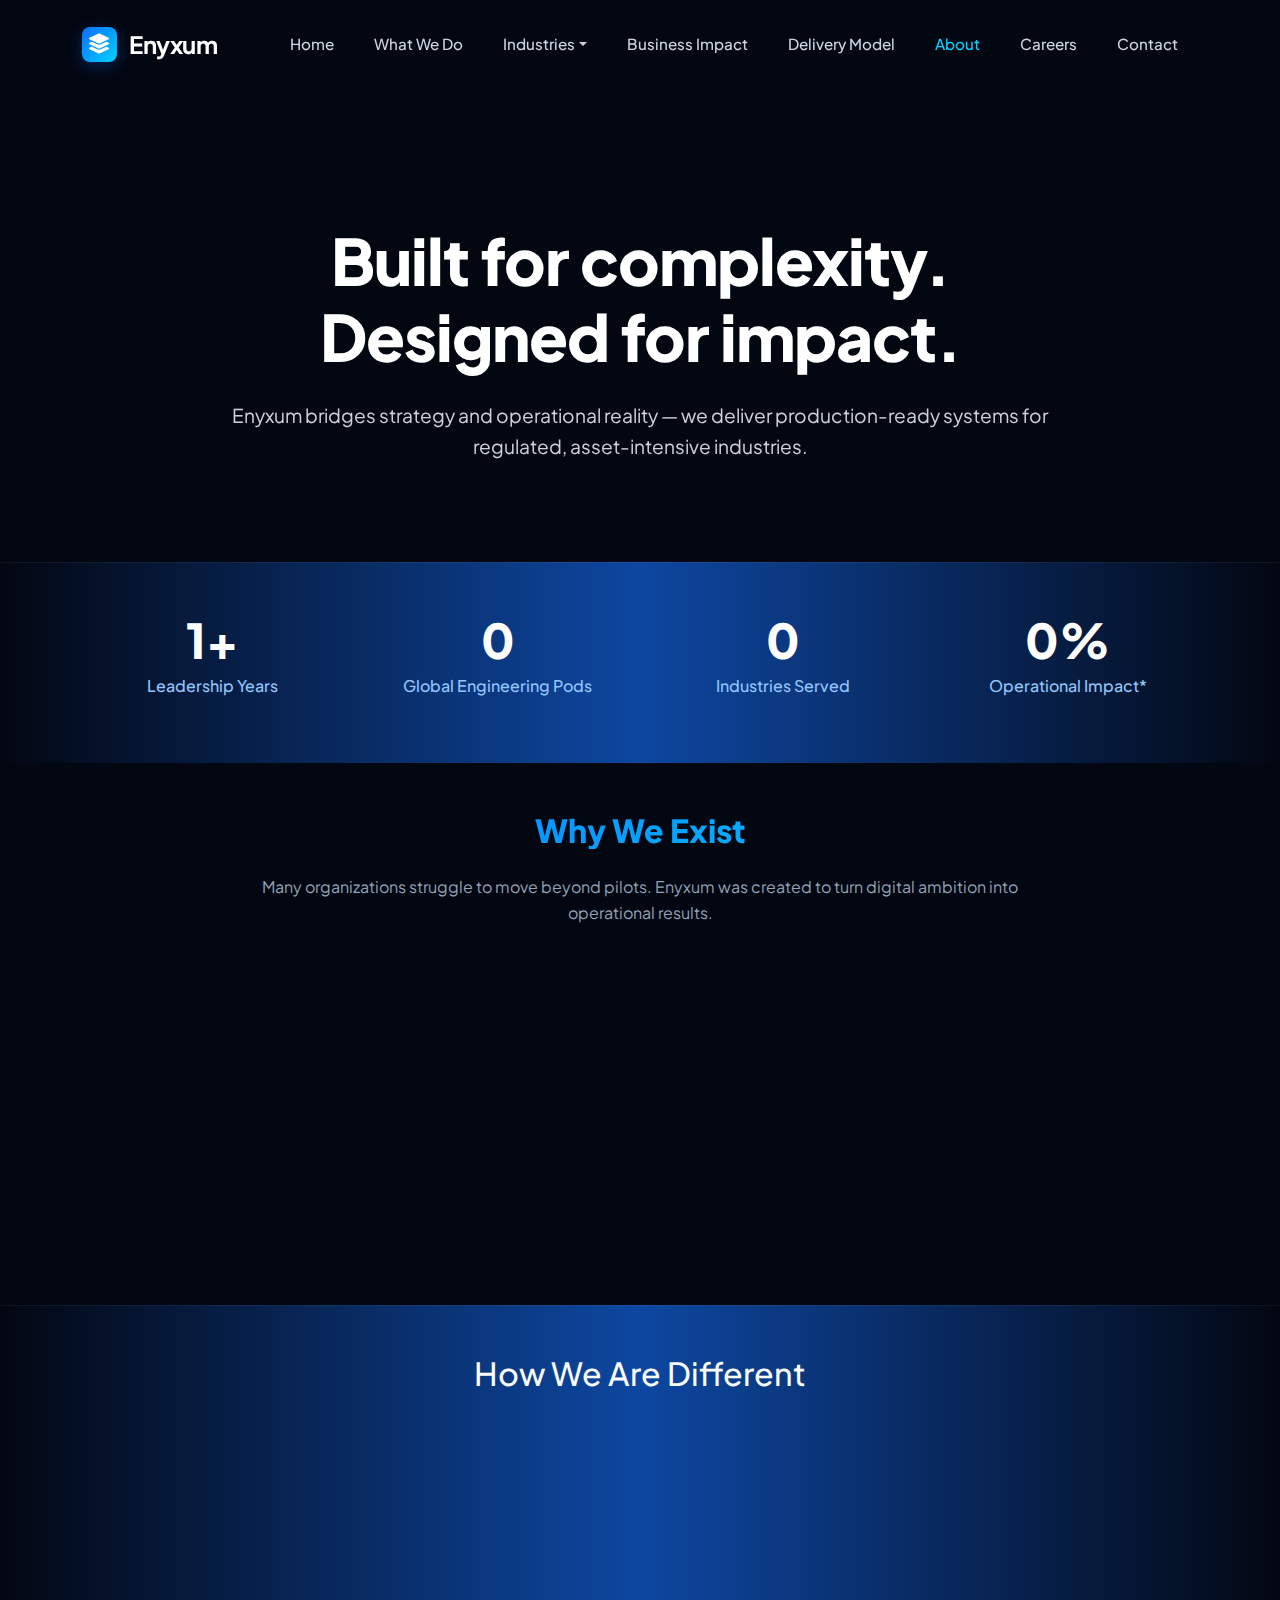
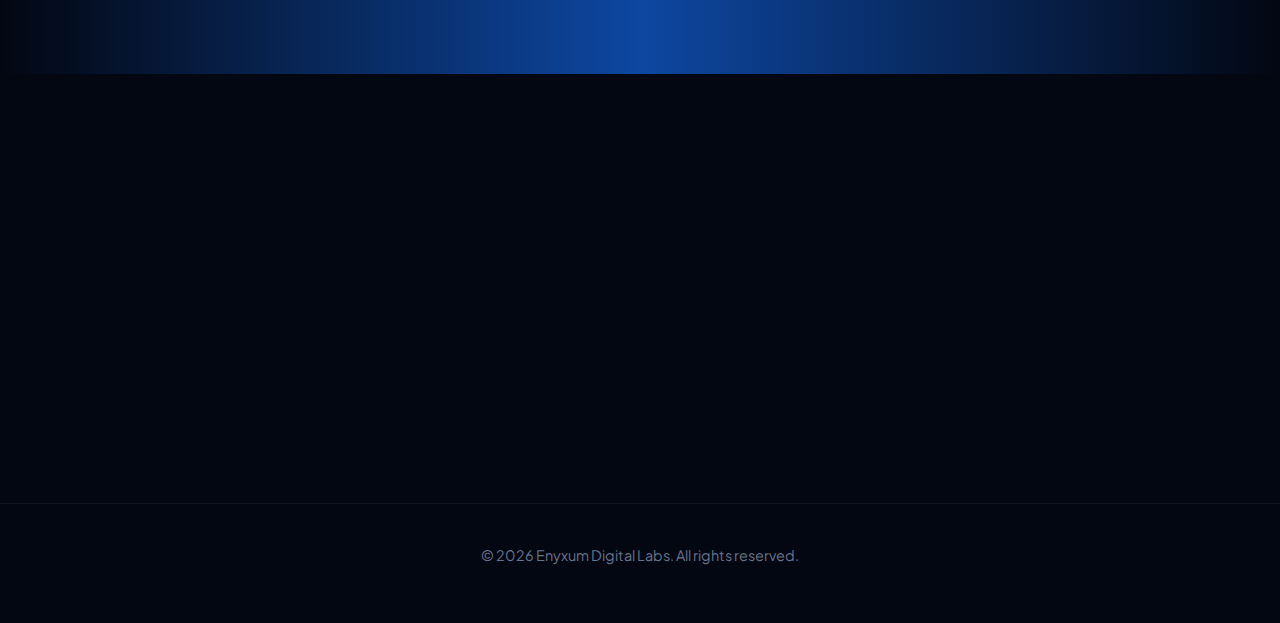
<file: about.html>
<!DOCTYPE html>
<html lang="en">
<head>
    <meta charset="UTF-8">
    <meta name="viewport" content="width=device-width, initial-scale=1.0">
    <title>About Us | Enyxum</title>
    <link href="https://cdn.jsdelivr.net/npm/bootstrap@5.3.0/dist/css/bootstrap.min.css" rel="stylesheet">
    <link rel="stylesheet" href="https://cdnjs.cloudflare.com/ajax/libs/font-awesome/6.4.0/css/all.min.css">
    <link href="https://fonts.googleapis.com/css2?family=Plus+Jakarta+Sans:wght@300;400;600;700&display=swap" rel="stylesheet">
    <link rel="stylesheet" href="style.css">
</head>
<body class="about-page">

    <nav class="navbar navbar-expand-lg fixed-top" id="mainNav">
        <div class="container">
            <a class="navbar-brand d-flex align-items-center" href="#">
                <div class="logo-box">
                    <i class="fa-solid fa-layer-group text-white"></i>
                </div>
                <span class="brand-name">Enyxum</span>
            </a>
            
            <button class="navbar-toggler" type="button" data-bs-toggle="collapse" data-bs-target="#navbarNav">
                <span class="navbar-toggler-icon"></span>
            </button>
            
            <div class="collapse navbar-collapse justify-content-end" id="navbarNav">
                <ul class="navbar-nav">
                    <li class="nav-item"><a class="nav-link" href="index.html">Home</a></li>
                    <li class="nav-item"><a class="nav-link" href="index.html#what-we-do">What We Do</a></li>
                    <li class="nav-item dropdown">
                        <a class="nav-link dropdown-toggle" href="#" role="button" data-bs-toggle="dropdown">Industries</a>
                        <ul class="dropdown-menu">
                          <li><a class="dropdown-item" href="industries.html">Logistics & Supply Chain</a></li>
                          <li><a class="dropdown-item" href="industries.html">Aviation & Aerospace</a></li>
                          <li><a class="dropdown-item" href="industries.html">Automotive & EV</a></li>
                          <li><a class="dropdown-item" href="industries.html">High-Tech & Electronics</a></li>
                          <li><a class="dropdown-item" href="industries.html">Banking & Insurance</a></li>
                          <li><a class="dropdown-item" href="industries.html">Consumer Goods & Retail</a></li>
                          <li><a class="dropdown-item" href="industries.html">Energy & Utilities</a></li>
                          <li><a class="dropdown-item" href="industries.html">Government & Infrastructure</a></li>
                        </ul>
                    </li>
                    <li class="nav-item"><a class="nav-link" href="index.html#impact">Business Impact</a></li>
                    <li class="nav-item"><a class="nav-link" href="index.html#delivery">Delivery Model</a></li>
                    <li class="nav-item"><a class="nav-link active" href="#">About</a></li>
                    <li class="nav-item"><a class="nav-link" href="careers.html">Careers</a></li>
                    <li class="nav-item"><a class="nav-link" href="contact.html">Contact</a></li>
                </ul>
            </div>
        </div>
    </nav>

    <header class="about-hero">
        <div class="container text-center">
            <span class="about-badge mb-3"><i class="fas fa-flag-netherlands me-2"></i> </span>
            <h1 class="hero-title mt-3">Built for complexity.<br>Designed for impact.</h1>
            <p class="hero-subtitle mx-auto" style="max-width: 900px;">
                Enyxum bridges strategy and operational reality — we deliver production-ready systems for regulated, asset-intensive industries.
            </p>
        </div>
    </header>

    <section class="stats-bar py-5">
        <div class="container">
            <div class="row text-center">
                <div class="col-md-3">
                    <h2 class="stat-number"><span id="counterYears">1</span>+</h2>
                    <p class="stat-text">Leadership Years</p>
                </div>
                <div class="col-md-3">
                    <h2 class="stat-number"><span id="counterPods">0</span></h2>
                    <p class="stat-text">Global Engineering Pods</p>
                </div>
                <div class="col-md-3">
                    <h2 class="stat-number"><span id="counterIndustries">0</span></h2>
                    <p class="stat-text">Industries Served</p>
                </div>
                <div class="col-md-3">
                    <h2 class="stat-number"><span id="counterImpact">0</span>%</h2>
                    <p class="stat-text">Operational Impact*</p>
                </div>
            </div>
        </div>
    </section>

    <section class="philosophy-section py-5">
        <div class="container">
            <div class="text-center mb-5">
                <h2 class="section-title">Why We Exist</h2>
                <p class="text-gray mx-auto" style="max-width: 800px;">
                    Many organizations struggle to move beyond pilots. Enyxum was created to turn digital ambition into operational results.
                </p>
            </div>
            <div class="row g-4">
                <div class="col-md-6 col-lg-3">
                    <div class="pillar-card h-100">
                        <i class="fas fa-cogs fa-2x text-accent mb-3"></i>
                        <h6>Operational Reality over Theory</h6>
                        <p class="small text-gray">Solutions work within legacy systems, physical assets, and human workflows.</p>
                    </div>
                </div>
                <div class="col-md-6 col-lg-3">
                    <div class="pillar-card h-100">
                        <i class="fas fa-chart-line fa-2x text-accent mb-3"></i>
                        <h6>Business Outcomes over Tech</h6>
                        <p class="small text-gray">Every initiative is tied to measurable efficiency or risk reduction.</p>
                    </div>
                </div>
                <div class="col-md-6 col-lg-3">
                    <div class="pillar-card h-100">
                        <i class="fas fa-clock fa-2x text-accent mb-3"></i>
                        <h6>Long-term Value</h6>
                        <p class="small text-gray">We build platforms that evolve with your business — no one-off implementations.</p>
                    </div>
                </div>
                <div class="col-md-6 col-lg-3">
                    <div class="pillar-card h-100">
                        <i class="fas fa-globe-europe fa-2x text-accent mb-3"></i>
                        <h6>Local Leadership, Global Pods</h6>
                        <p class="small text-gray">NL-based governance + distributed engineering = scale & compliance.</p>
                    </div>
                </div>
            </div>
        </div>
    </section>

    <section class="diff-section py-5 stats-bar">
        <div class="container">
            <h2 class="text-center mb-5">How We Are Different</h2>
            <div class="row g-4">
                <div class="col-lg-4">
                    <div class="info-card h-100">
                        <h5 class="text-white mb-3">Classic Consultancies</h5>
                        <p class="small text-gray">Strategy and roadmaps are delivered, but execution is often handed off. Ambition stalls at the high-level design phase.</p>
                    </div>
                </div>
                <div class="col-lg-4">
                    <div class="info-card h-100">
                        <h5 class="text-white mb-3">Pure Outsourcing</h5>
                        <p class="small text-gray">Task-focused delivery with minimal involvement in the business problem. Results in misaligned technology.</p>
                    </div>
                </div>
                <div class="col-lg-4">
                    <div class="info-card h-100 border-accent">
                        <h5 class="text-accent mb-3">The Enyxum Way</h5>
                        <p class="small text-white">We own the full chain from strategy through implementation and operational readiness. Production-ready and compliant.</p>
                    </div>
                </div>
            </div>
        </div>
    </section>

    <section class="py-5 mb-5 text-center">
        <div class="container">
            <div class="card-bg-glass p-5 mx-auto" style="max-width: 1000px; border-left: 8px solid var(--accent-blue);">
                <h2 class="mb-4">Our Ambition</h2>
                <blockquote class="blockquote">
                    <p class="h3 text-white">"Building industry platforms that scale across enterprises."</p>
                </blockquote>
                <p class="text-gray mt-4">
                    Beyond individual projects — we develop repeatable, industry-specific solution frameworks that become foundational to how industries operate.
                </p>
            </div>
        </div>
    </section>

    <footer class="main-footer">
        <div class="container text-center">
            <p id="copyright-year">&copy; 2026 Enyxum Digital Labs. All rights reserved.</p>
        </div>
    </footer>

    <script src="https://cdn.jsdelivr.net/npm/bootstrap@5.3.0/dist/js/bootstrap.bundle.min.js"></script>
    <script src="script.js"></script>
</body>
</html>
</file>
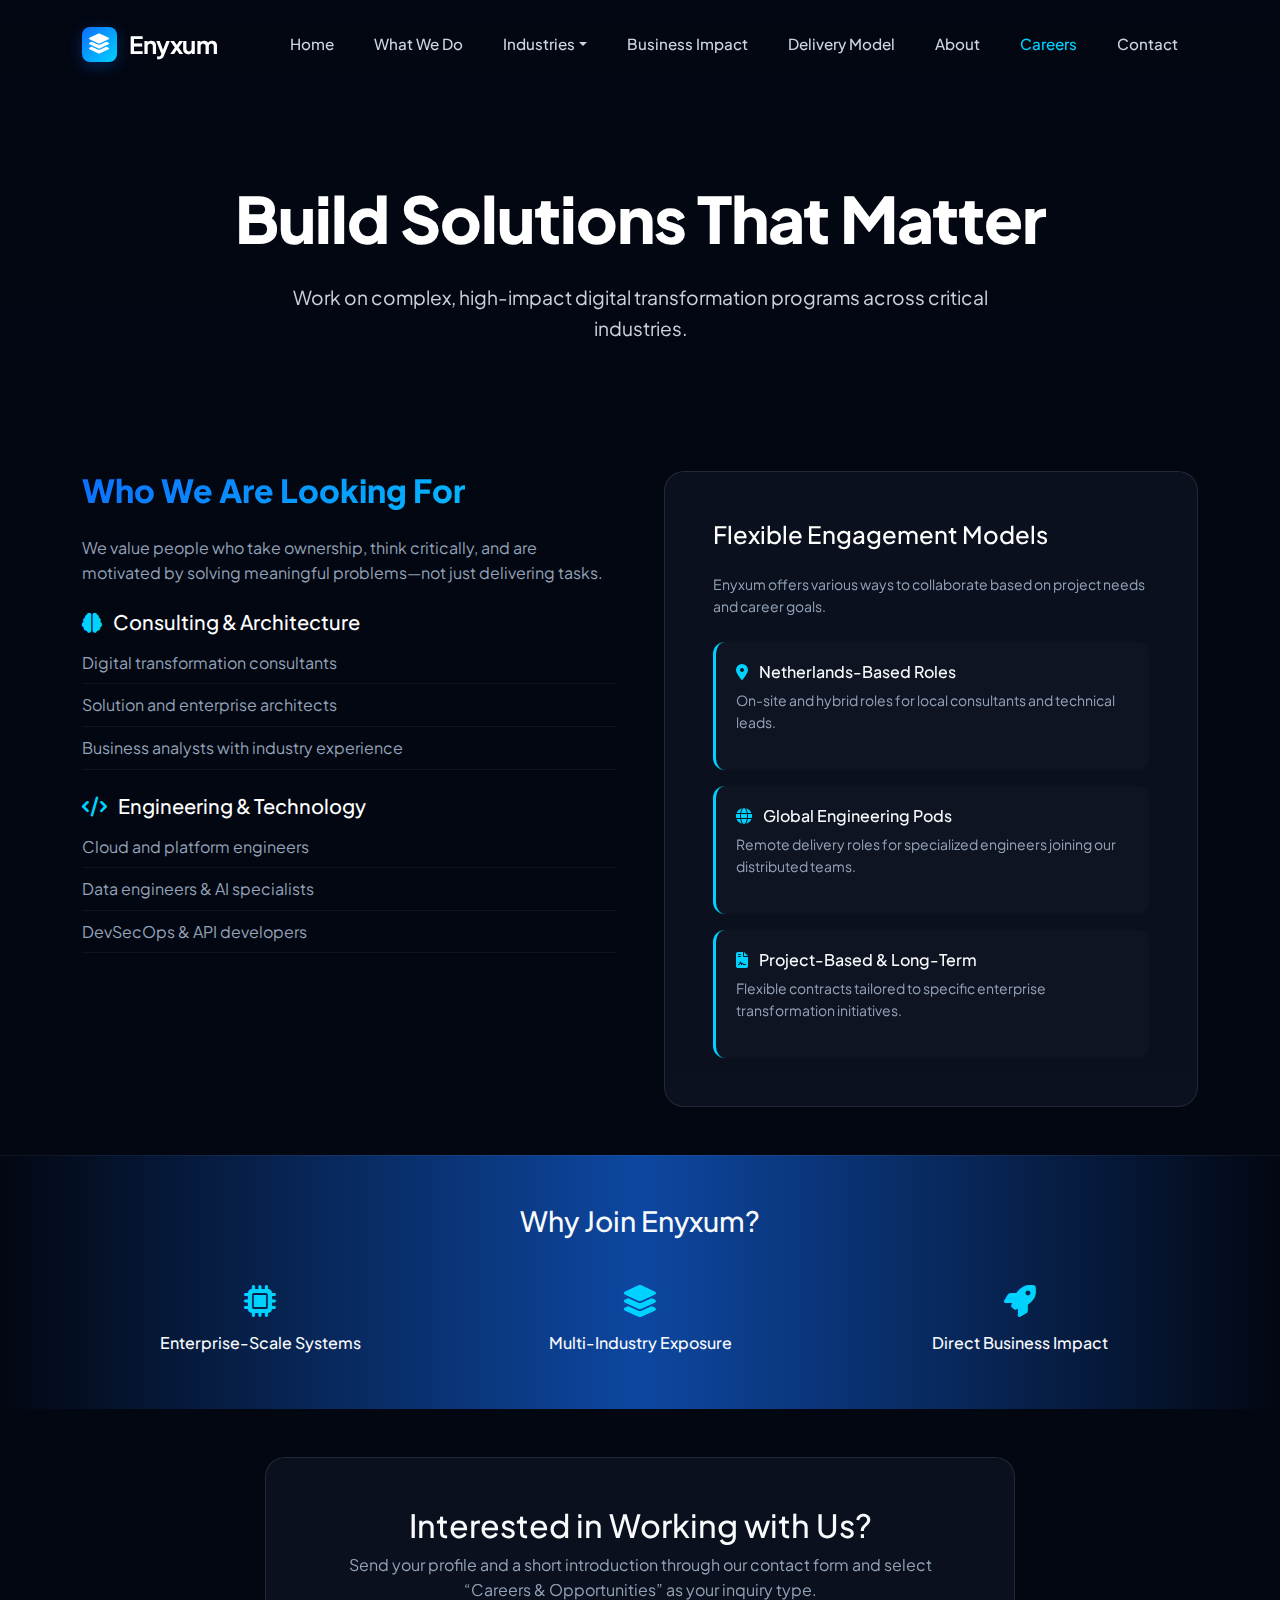
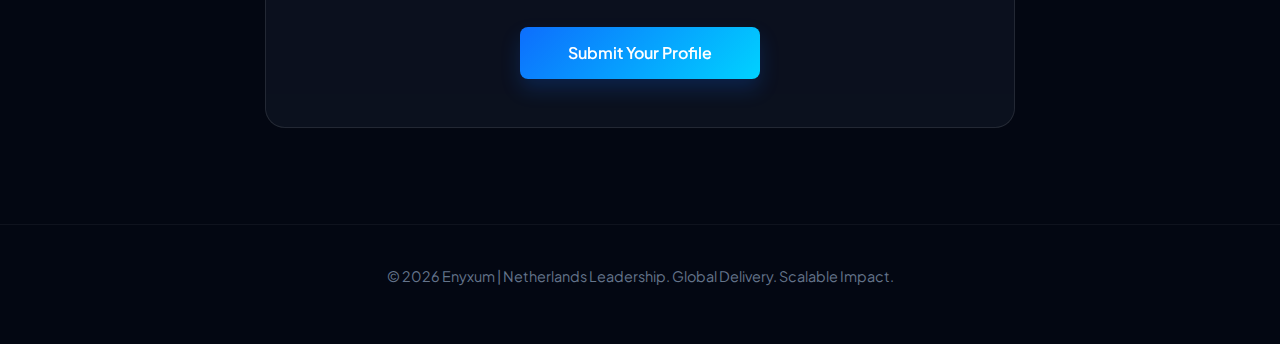
<file: careers.html>
<!DOCTYPE html>
<html lang="en">
<head>
    <meta charset="UTF-8">
    <meta name="viewport" content="width=device-width, initial-scale=1.0">
    <title>Careers | Enyxum</title>
    <link href="https://cdn.jsdelivr.net/npm/bootstrap@5.3.0/dist/css/bootstrap.min.css" rel="stylesheet">
    <link rel="stylesheet" href="https://cdnjs.cloudflare.com/ajax/libs/font-awesome/6.4.0/css/all.min.css">
    <link href="https://fonts.googleapis.com/css2?family=Plus+Jakarta+Sans:wght@300;400;600;700&display=swap" rel="stylesheet">
    <link rel="stylesheet" href="style.css">
</head>
<body class="careers-page">

    <nav class="navbar navbar-expand-lg fixed-top" id="mainNav">
        <div class="container">
            <a class="navbar-brand d-flex align-items-center" href="#">
                <div class="logo-box">
                    <i class="fa-solid fa-layer-group text-white"></i>
                </div>
                <span class="brand-name">Enyxum</span>
            </a>
            
            <button class="navbar-toggler" type="button" data-bs-toggle="collapse" data-bs-target="#navbarNav">
                <span class="navbar-toggler-icon"></span>
            </button>
            
            <div class="collapse navbar-collapse justify-content-end" id="navbarNav">
                <ul class="navbar-nav">
                    <li class="nav-item"><a class="nav-link" href="index.html">Home</a></li>
                    <li class="nav-item"><a class="nav-link" href="index.html#what-we-do">What We Do</a></li>
                    <li class="nav-item dropdown">
                        <a class="nav-link dropdown-toggle" href="#" role="button" data-bs-toggle="dropdown">Industries</a>
                        <ul class="dropdown-menu">
                          <li><a class="dropdown-item" href="industries.html">Logistics & Supply Chain</a></li>
                          <li><a class="dropdown-item" href="industries.html">Aviation & Aerospace</a></li>
                          <li><a class="dropdown-item" href="industries.html">Automotive & EV</a></li>
                          <li><a class="dropdown-item" href="industries.html">High-Tech & Electronics</a></li>
                          <li><a class="dropdown-item" href="industries.html">Banking & Insurance</a></li>
                          <li><a class="dropdown-item" href="industries.html">Consumer Goods & Retail</a></li>
                          <li><a class="dropdown-item" href="industries.html">Energy & Utilities</a></li>
                          <li><a class="dropdown-item" href="industries.html">Government & Infrastructure</a></li>
                        </ul>
                    </li>
                    <li class="nav-item"><a class="nav-link" href="index.html#impact">Business Impact</a></li>
                    <li class="nav-item"><a class="nav-link" href="index.html#delivery">Delivery Model</a></li>
                    <li class="nav-item"><a class="nav-link" href="about.html">About</a></li>
                    <li class="nav-item"><a class="nav-link active" href="#">Careers</a></li>
                    <li class="nav-item"><a class="nav-link" href="contact.html">Contact</a></li>
                </ul>
            </div>
        </div>
    </nav>

    <header class="careers-hero">
        <div class="container text-center">
            <h1 class="hero-title">Build Solutions That Matter</h1>
            <p class="hero-subtitle">Work on complex, high-impact digital transformation programs across critical industries.</p>
        </div>
    </header>

    <section class="opportunity-section py-5">
        <div class="container">
            <div class="row g-5">
                <div class="col-lg-6">
                    <h2 class="section-title">Who We Are Looking For</h2>
                    <p class="text-gray">We value people who take ownership, think critically, and are motivated by solving meaningful problems—not just delivering tasks.</p>
                    
                    <div class="role-category mt-4">
                        <h5 class="text-white"><i class="fa-solid fa-brain text-accent me-2"></i> Consulting & Architecture</h5>
                        <ul class="text-gray small-list">
                            <li>Digital transformation consultants</li>
                            <li>Solution and enterprise architects</li>
                            <li>Business analysts with industry experience</li>
                        </ul>
                    </div>

                    <div class="role-category mt-4">
                        <h5 class="text-white"><i class="fa-solid fa-code text-accent me-2"></i> Engineering & Technology</h5>
                        <ul class="text-gray small-list">
                            <li>Cloud and platform engineers</li>
                            <li>Data engineers & AI specialists</li>
                            <li>DevSecOps & API developers</li>
                        </ul>
                    </div>
                </div>

                <div class="col-lg-6">
                    <div class="card-bg-glass p-4 p-md-5">
                        <h4 class="text-white mb-4">Flexible Engagement Models</h4>
                        <p class="small text-gray mb-4">Enyxum offers various ways to collaborate based on project needs and career goals.</p>
                        
                        <div class="engagement-card mb-3">
                            <h6><i class="fa-solid fa-location-dot text-accent me-2"></i> Netherlands-Based Roles</h6>
                            <p class="small text-gray">On-site and hybrid roles for local consultants and technical leads.</p>
                        </div>

                        <div class="engagement-card mb-3">
                            <h6><i class="fa-solid fa-globe text-accent me-2"></i> Global Engineering Pods</h6>
                            <p class="small text-gray">Remote delivery roles for specialized engineers joining our distributed teams.</p>
                        </div>

                        <div class="engagement-card">
                            <h6><i class="fa-solid fa-file-contract text-accent me-2"></i> Project-Based & Long-Term</h6>
                            <p class="small text-gray">Flexible contracts tailored to specific enterprise transformation initiatives.</p>
                        </div>
                    </div>
                </div>
            </div>
        </div>
    </section>

    <section class="stats-bar py-5">
        <div class="container text-center">
            <h3 class="mb-5">Why Join Enyxum?</h3>
            <div class="row g-4">
                <div class="col-md-4">
                    <i class="fa-solid fa-microchip fa-2x text-accent mb-3"></i>
                    <h6>Enterprise-Scale Systems</h6>
                </div>
                <div class="col-md-4">
                    <i class="fa-solid fa-layer-group fa-2x text-accent mb-3"></i>
                    <h6>Multi-Industry Exposure</h6>
                </div>
                <div class="col-md-4">
                    <i class="fa-solid fa-rocket fa-2x text-accent mb-3"></i>
                    <h6>Direct Business Impact</h6>
                </div>
            </div>
        </div>
    </section>

    <section class="py-5 mb-5">
        <div class="container text-center">
            <div class="form-container card-bg-glass p-5 mx-auto max-w-750">
                <h2>Interested in Working with Us?</h2>
                <p class="text-gray mb-4">Send your profile and a short introduction through our contact form and select “Careers & Opportunities” as your inquiry type.</p>
                <a href="contact.html" class="btn btn-primary-gradient px-5">Submit Your Profile</a>
            </div>
        </div>
    </section>

    <footer class="main-footer">
        <div class="container text-center">
            <p>&copy; 2026 Enyxum | Netherlands Leadership. Global Delivery. Scalable Impact.</p>
        </div>
    </footer>

    <script src="https://cdn.jsdelivr.net/npm/bootstrap@5.3.0/dist/js/bootstrap.bundle.min.js"></script>
</body>
</html>
</file>
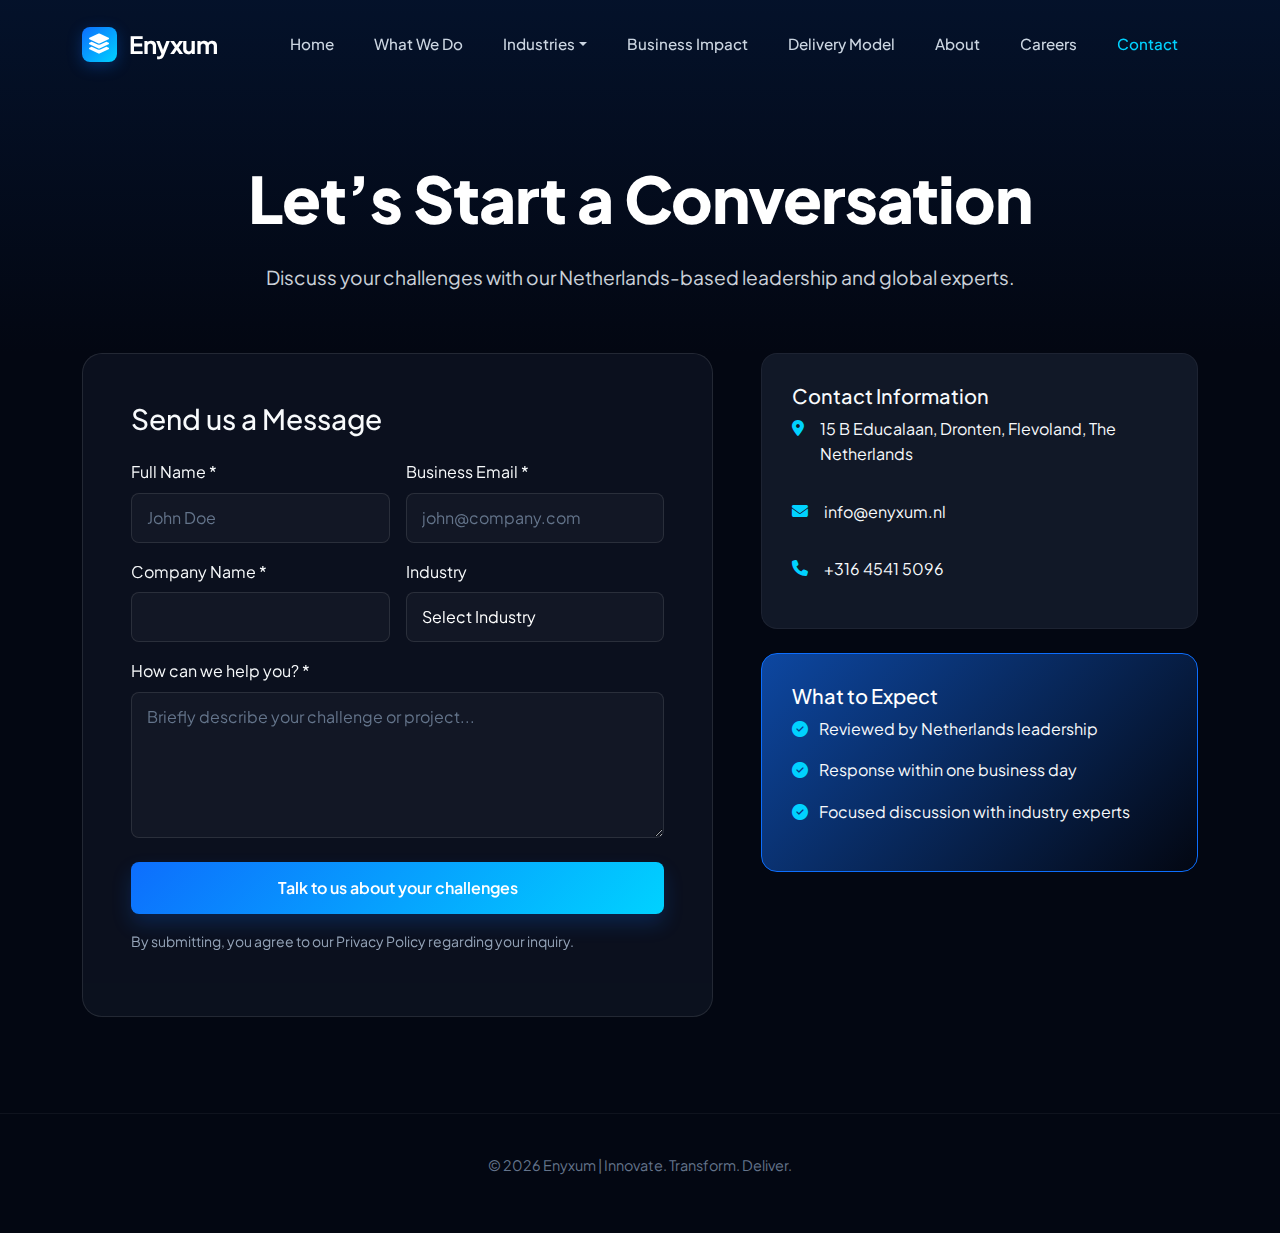
<file: contact.html>
<!DOCTYPE html>
<html lang="en">
<head>
    <meta charset="UTF-8">
    <meta name="viewport" content="width=device-width, initial-scale=1.0">
    <title>Contact Us | Enyxum</title>
    <link href="https://cdn.jsdelivr.net/npm/bootstrap@5.3.0/dist/css/bootstrap.min.css" rel="stylesheet">
    <link rel="stylesheet" href="https://cdnjs.cloudflare.com/ajax/libs/font-awesome/6.4.0/css/all.min.css">
    <link href="https://fonts.googleapis.com/css2?family=Plus+Jakarta+Sans:wght@300;400;600;700&display=swap" rel="stylesheet">
    <link rel="stylesheet" href="style.css">
</head>
<body>

    <nav class="navbar navbar-expand-lg fixed-top" id="mainNav">
        <div class="container">
            <a class="navbar-brand d-flex align-items-center" href="#">
                <div class="logo-box">
                    <i class="fa-solid fa-layer-group text-white"></i>
                </div>
                <span class="brand-name">Enyxum</span>
            </a>
            
            <button class="navbar-toggler" type="button" data-bs-toggle="collapse" data-bs-target="#navbarNav">
                <span class="navbar-toggler-icon"></span>
            </button>
            
            <div class="collapse navbar-collapse justify-content-end" id="navbarNav">
                <ul class="navbar-nav">
                    <li class="nav-item"><a class="nav-link" href="index.html">Home</a></li>
                    <li class="nav-item"><a class="nav-link" href="index.html#what-we-do">What We Do</a></li>
                    <li class="nav-item dropdown">
                        <a class="nav-link dropdown-toggle" href="#" role="button" data-bs-toggle="dropdown">Industries</a>
                        <ul class="dropdown-menu">
                          <li><a class="dropdown-item" href="industries.html">Logistics & Supply Chain</a></li>
                          <li><a class="dropdown-item" href="industries.html">Aviation & Aerospace</a></li>
                          <li><a class="dropdown-item" href="industries.html">Automotive & EV</a></li>
                          <li><a class="dropdown-item" href="industries.html">High-Tech & Electronics</a></li>
                          <li><a class="dropdown-item" href="industries.html">Banking & Insurance</a></li>
                          <li><a class="dropdown-item" href="industries.html">Consumer Goods & Retail</a></li>
                          <li><a class="dropdown-item" href="industries.html">Energy & Utilities</a></li>
                          <li><a class="dropdown-item" href="industries.html">Government & Infrastructure</a></li>
                        </ul>
                    </li>
                    <li class="nav-item"><a class="nav-link" href="index.html#impact">Business Impact</a></li>
                    <li class="nav-item"><a class="nav-link" href="index.html#delivery">Delivery Model</a></li>
                    <li class="nav-item"><a class="nav-link" href="about.html">About</a></li>
                    <li class="nav-item"><a class="nav-link" href="careers.html">Careers</a></li>
                    <li class="nav-item"><a class="nav-link active" href="#">Contact</a></li>
                </ul>
            </div>
        </div>
    </nav>
</body> 

<body class="contact-page">
    <section class="contact-hero">
        <div class="container text-center">
            <h1 class="hero-title">Let’s Start a Conversation</h1>
            <p class="hero-subtitle">Discuss your challenges with our Netherlands-based leadership and global experts.</p>
        </div>
    </section>

    <section class="contact-form-section pb-5">
        <div class="container">
            <div class="row g-5">
                <div class="col-lg-7">
                    <div class="form-container card-bg-glass p-4 p-md-5">
                        <h3 class="mb-4">Send us a Message</h3>
                        <form action="#">
                            <div class="row g-3">
                                <div class="col-md-6">
                                    <label class="form-label">Full Name *</label>
                                    <input type="text" class="form-control custom-input" placeholder="John Doe" required>
                                </div>
                                <div class="col-md-6">
                                    <label class="form-label">Business Email *</label>
                                    <input type="email" class="form-control custom-input" placeholder="john@company.com" required>
                                </div>
                                <div class="col-md-6">
                                    <label class="form-label">Company Name *</label>
                                    <input type="text" class="form-control custom-input" required>
                                </div>
                                <div class="col-md-6">
                                    <label class="form-label">Industry</label>
                                    <select class="form-select custom-input">
                                        <option selected>Select Industry</option>
                                        <option value="logistics">Logistics & Supply Chain</option>
                                        <option value="aviation">Aviation & Aerospace</option>
                                        <option value="automotive">Automotive & EV</option>
                                        <option value="banking">Banking & Insurance</option>
                                        <option value="energy">Energy & Utilities</option>
                                    </select>
                                </div>
                                <div class="col-12">
                                    <label class="form-label">How can we help you? *</label>
                                    <textarea class="form-control custom-input" rows="5" placeholder="Briefly describe your challenge or project..." required></textarea>
                                </div>
                                <div class="col-12 mt-4">
                                    <button type="submit" class="btn btn-primary-gradient w-100">Talk to us about your challenges</button>
                                    <p class="small text-gray mt-3">By submitting, you agree to our Privacy Policy regarding your inquiry.</p>
                                </div>
                            </div>
                        </form>
                    </div>
                </div>

                <div class="col-lg-5">
                    <div class="info-sidebar">
                        <div class="info-card mb-4">
                            <h5>Contact Information</h5>
                            <div class="d-flex mb-3">
                                <i class="fa-solid fa-location-dot mt-1 me-3 text-accent"></i>
                                <p>15 B Educalaan, Dronten, Flevoland, The Netherlands</p>
                            </div>
                            <div class="d-flex mb-3">
                                <i class="fa-solid fa-envelope mt-1 me-3 text-accent"></i>
                                <p>info@enyxum.nl</p>
                            </div>
                            <div class="d-flex">
                                <i class="fa-solid fa-phone mt-1 me-3 text-accent"></i>
                                <p>+316 4541 5096</p>
                            </div>
                        </div>

                        <div class="info-card highlight-card">
                            <h5 class="text-white">What to Expect</h5>
                            <ul class="list-unstyled">
                                <li class="mb-3"><i class="fa-solid fa-check-circle me-2 text-accent"></i> Reviewed by Netherlands leadership</li>
                                <li class="mb-3"><i class="fa-solid fa-check-circle me-2 text-accent"></i> Response within one business day</li>
                                <li><i class="fa-solid fa-check-circle me-2 text-accent"></i> Focused discussion with industry experts</li>
                            </ul>
                        </div>
                    </div>
                </div>
            </div>
        </div>
    </section>

    <footer class="main-footer mt-5">
        <div class="container text-center">
            <p>&copy; 2026 Enyxum | Innovate. Transform. Deliver.</p>
        </div>
    </footer>

    <script src="https://cdn.jsdelivr.net/npm/bootstrap@5.3.0/dist/js/bootstrap.bundle.min.js"></script>
</body>
</html>
</file>
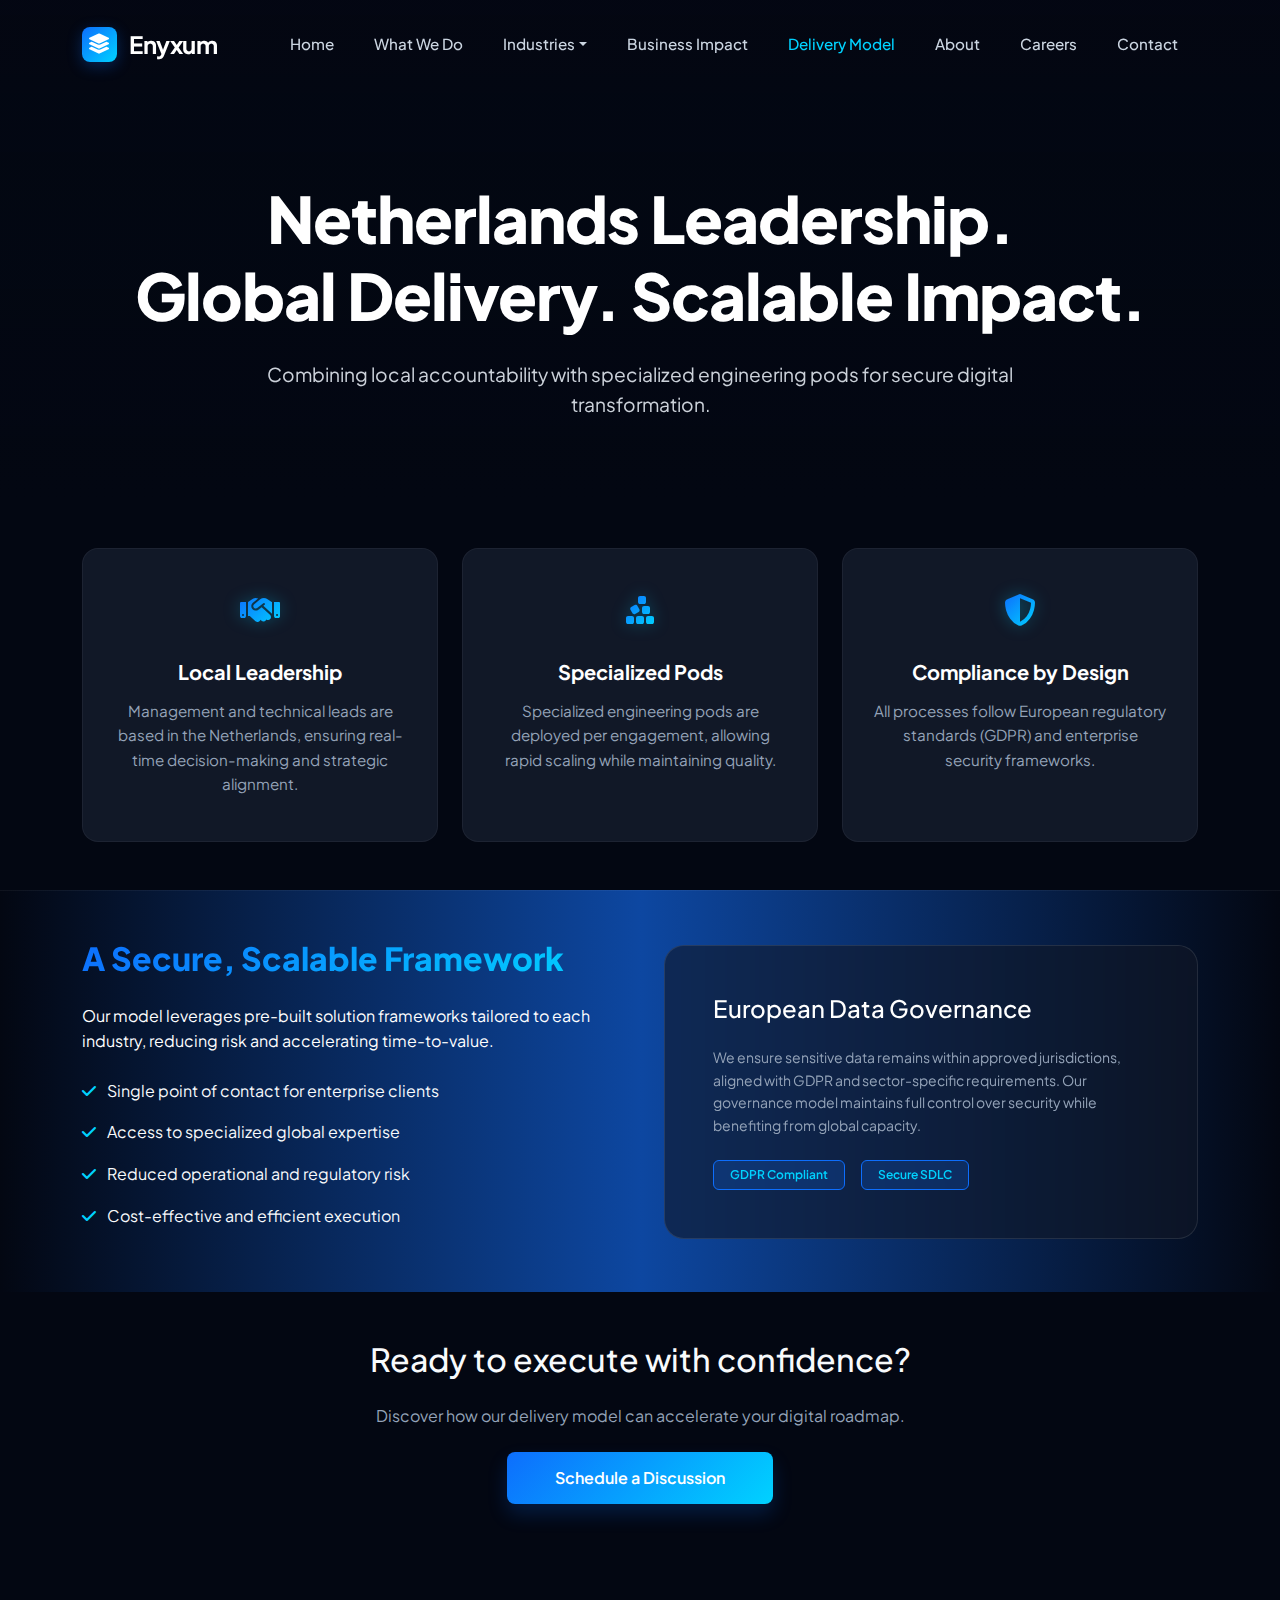
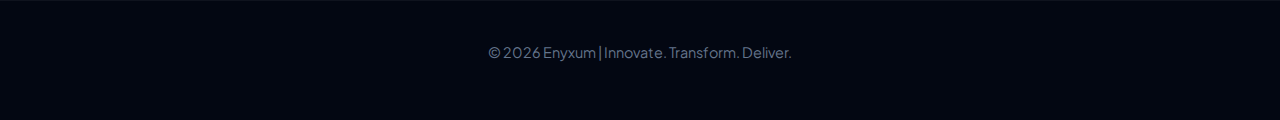
<file: delivery.html>
<!DOCTYPE html>
<html lang="en">
<head>
    <meta charset="UTF-8">
    <meta name="viewport" content="width=device-width, initial-scale=1.0">
    <title>Delivery Model | Enyxum</title>
    <link href="https://cdn.jsdelivr.net/npm/bootstrap@5.3.0/dist/css/bootstrap.min.css" rel="stylesheet">
    <link rel="stylesheet" href="https://cdnjs.cloudflare.com/ajax/libs/font-awesome/6.4.0/css/all.min.css">
    <link href="https://fonts.googleapis.com/css2?family=Plus+Jakarta+Sans:wght@300;400;600;700&display=swap" rel="stylesheet">
    <link rel="stylesheet" href="style.css">
</head>
<body class="delivery-page">

    <nav class="navbar navbar-expand-lg fixed-top" id="mainNav">
        <div class="container">
            <a class="navbar-brand d-flex align-items-center" href="#">
                <div class="logo-box">
                    <i class="fa-solid fa-layer-group text-white"></i>
                </div>
                <span class="brand-name">Enyxum</span>
            </a>
            
            <button class="navbar-toggler" type="button" data-bs-toggle="collapse" data-bs-target="#navbarNav">
                <span class="navbar-toggler-icon"></span>
            </button>
            
            <div class="collapse navbar-collapse justify-content-end" id="navbarNav">
                <ul class="navbar-nav">
                    <li class="nav-item"><a class="nav-link" href="index.html">Home</a></li>
                    <li class="nav-item"><a class="nav-link" href="index.html#what-we-do">What We Do</a></li>
                    <li class="nav-item dropdown">
                        <a class="nav-link dropdown-toggle" href="#" role="button" data-bs-toggle="dropdown">Industries</a>
                        <ul class="dropdown-menu">
                          <li><a class="dropdown-item" href="industries.html">Logistics & Supply Chain</a></li>
                          <li><a class="dropdown-item" href="industries.html">Aviation & Aerospace</a></li>
                          <li><a class="dropdown-item" href="industries.html">Automotive & EV</a></li>
                          <li><a class="dropdown-item" href="industries.html">High-Tech & Electronics</a></li>
                          <li><a class="dropdown-item" href="industries.html">Banking & Insurance</a></li>
                          <li><a class="dropdown-item" href="industries.html">Consumer Goods & Retail</a></li>
                          <li><a class="dropdown-item" href="industries.html">Energy & Utilities</a></li>
                          <li><a class="dropdown-item" href="industries.html">Government & Infrastructure</a></li>
                        </ul>
                    </li>
                    <li class="nav-item"><a class="nav-link" href="index.html#impact">Business Impact</a></li>
                    <li class="nav-item"><a class="nav-link active" href="index.html#delivery">Delivery Model</a></li>
                    <li class="nav-item"><a class="nav-link" href="about.html">About</a></li>
                    <li class="nav-item"><a class="nav-link" href="careers.html">Careers</a></li>
                    <li class="nav-item"><a class="nav-link" href="contact.html">Contact</a></li>
                </ul>
            </div>
        </div>
    </nav>

    <header class="delivery-hero">
        <div class="container text-center">
            <h1 class="hero-title">Netherlands Leadership.<br>Global Delivery. Scalable Impact.</h1>
            <p class="hero-subtitle">Combining local accountability with specialized engineering pods for secure digital transformation.</p>
        </div>
    </header>

    <section class="principles-section py-5">
        <div class="container">
            <div class="row g-4">
                <div class="col-lg-4">
                    <div class="pillar-card h-100">
                        <div class="icon-glow mb-3"><i class="fa-solid fa-handshake"></i></div>
                        <h5>Local Leadership</h5>
                        <p class="text-gray small">Management and technical leads are based in the Netherlands, ensuring real-time decision-making and strategic alignment.</p>
                    </div>
                </div>
                <div class="col-lg-4">
                    <div class="pillar-card h-100">
                        <div class="icon-glow mb-3"><i class="fa-solid fa-cubes-stacked"></i></div>
                        <h5>Specialized Pods</h5>
                        <p class="text-gray small">Specialized engineering pods are deployed per engagement, allowing rapid scaling while maintaining quality.</p>
                    </div>
                </div>
                <div class="col-lg-4">
                    <div class="pillar-card h-100">
                        <div class="icon-glow mb-3"><i class="fa-solid fa-shield-halved"></i></div>
                        <h5>Compliance by Design</h5>
                        <p class="text-gray small">All processes follow European regulatory standards (GDPR) and enterprise security frameworks.</p>
                    </div>
                </div>
            </div>
        </div>
    </section>

    <section class="model-details py-5 stats-bar">
        <div class="container">
            <div class="row align-items-center g-5">
                <div class="col-lg-6">
                    <h2 class="section-title">A Secure, Scalable Framework</h2>
                    <p class="text-white mb-4">Our model leverages pre-built solution frameworks tailored to each industry, reducing risk and accelerating time-to-value.</p>
                    <ul class="benefit-list text-gray">
                        <li class="mb-3"><i class="fa-solid fa-check text-accent me-2"></i> Single point of contact for enterprise clients</li>
                        <li class="mb-3"><i class="fa-solid fa-check text-accent me-2"></i> Access to specialized global expertise</li>
                        <li class="mb-3"><i class="fa-solid fa-check text-accent me-2"></i> Reduced operational and regulatory risk</li>
                        <li><i class="fa-solid fa-check text-accent me-2"></i> Cost-effective and efficient execution</li>
                    </ul>
                </div>
                <div class="col-lg-6">
                    <div class="card-bg-glass p-5">
                        <h4 class="text-white mb-4">European Data Governance</h4>
                        <p class="text-gray small">We ensure sensitive data remains within approved jurisdictions, aligned with GDPR and sector-specific requirements. Our governance model maintains full control over security while benefiting from global capacity.</p>
                        <div class="mt-4 d-flex gap-3">
                            <span class="badge bg-primary px-3 py-2">GDPR Compliant</span>
                            <span class="badge bg-primary px-3 py-2">Secure SDLC</span>
                        </div>
                    </div>
                </div>
            </div>
        </div>
    </section>

    <section class="py-5 mb-5">
        <div class="container text-center">
            <h2 class="mb-4">Ready to execute with confidence?</h2>
            <p class="text-gray mb-4">Discover how our delivery model can accelerate your digital roadmap.</p>
            <a href="contact.html" class="btn btn-primary-gradient px-5">Schedule a Discussion</a>
        </div>
    </section>

    <footer class="main-footer">
        <div class="container text-center">
            <p>&copy; 2026 Enyxum | Innovate. Transform. Deliver.</p>
        </div>
    </footer>

    <script src="https://cdn.jsdelivr.net/npm/bootstrap@5.3.0/dist/js/bootstrap.bundle.min.js"></script>
</body>
</html>
</file>
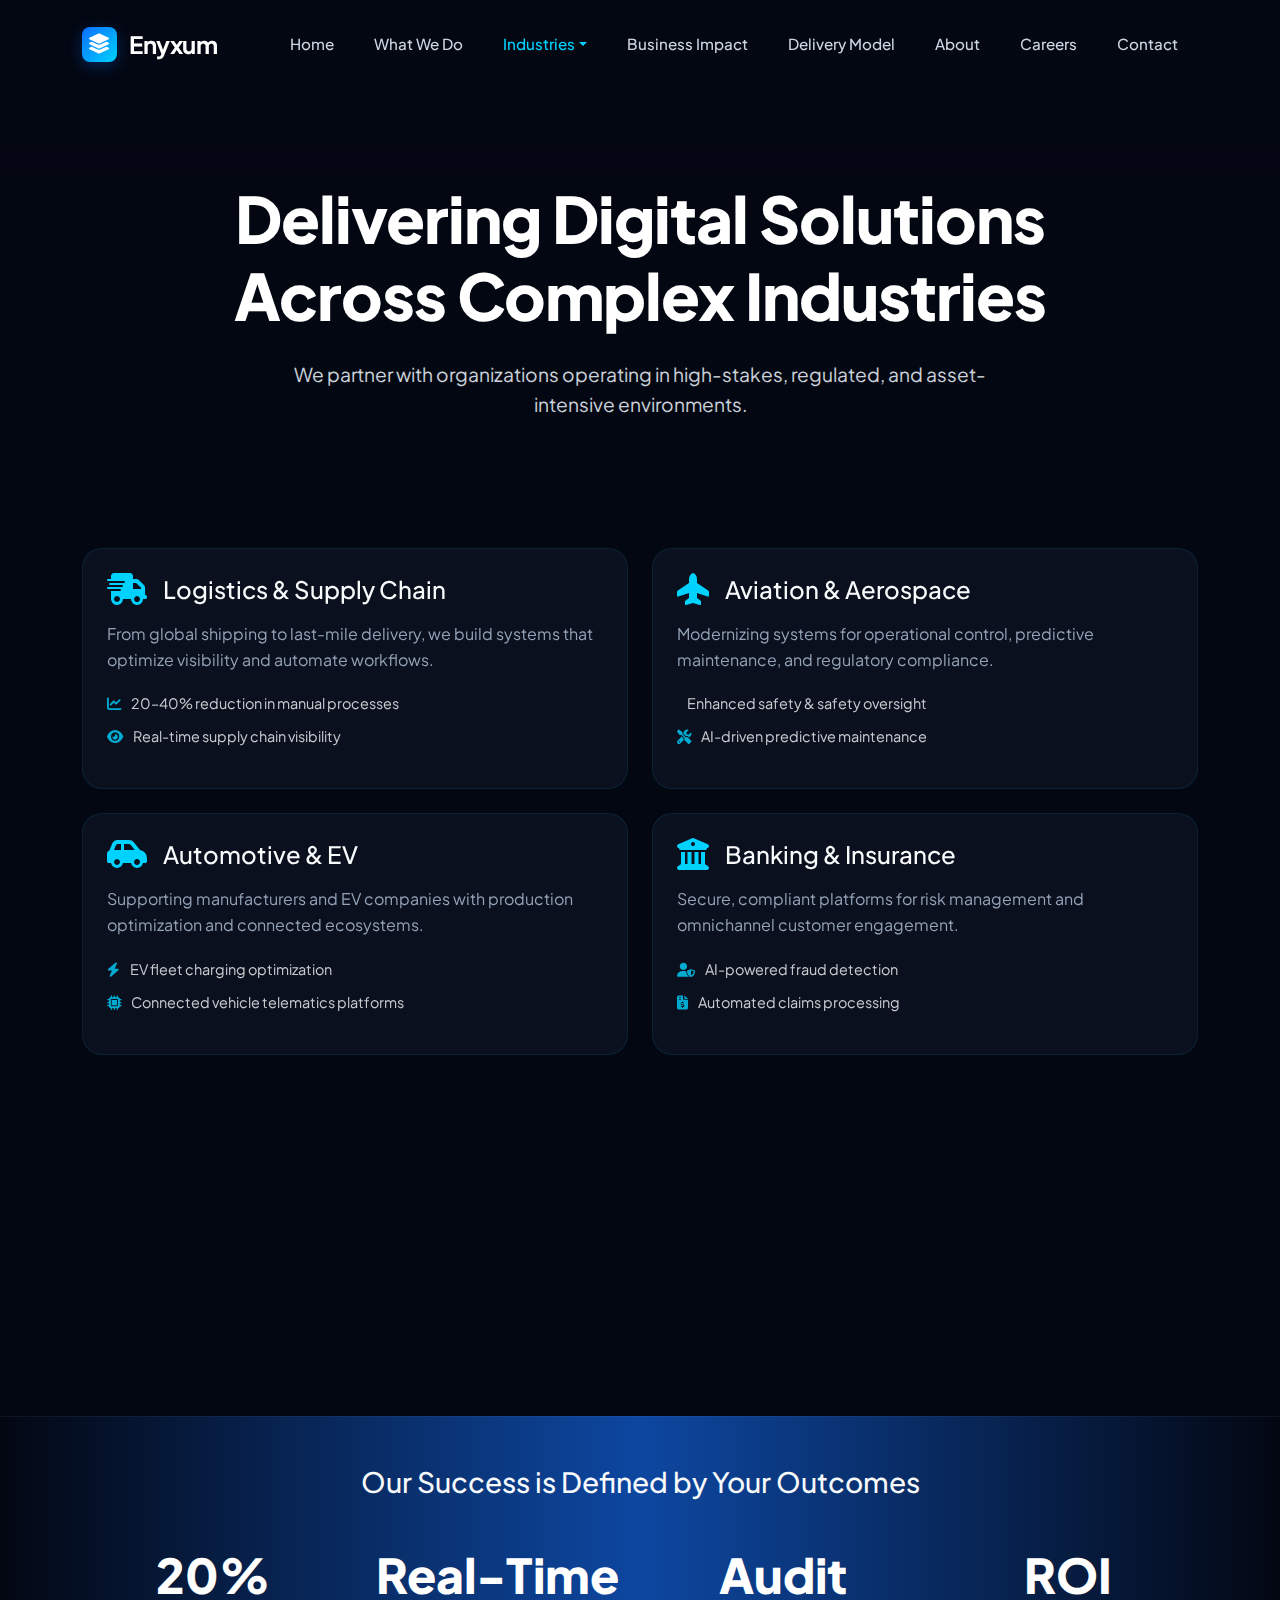
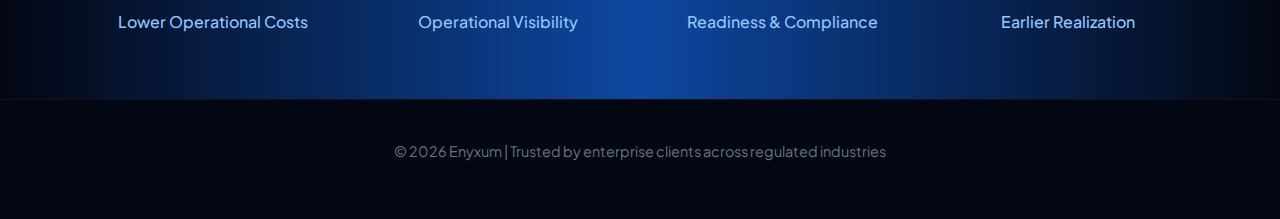
<file: industries.html>
<!DOCTYPE html>
<html lang="en">
<head>
    <meta charset="UTF-8">
    <meta name="viewport" content="width=device-width, initial-scale=1.0">
    <title>Industries We Serve | Enyxum</title>
    <link href="https://cdn.jsdelivr.net/npm/bootstrap@5.3.0/dist/css/bootstrap.min.css" rel="stylesheet">
    <link rel="stylesheet" href="https://cdnjs.cloudflare.com/ajax/libs/font-awesome/6.4.0/css/all.min.css">
    <link href="https://fonts.googleapis.com/css2?family=Plus+Jakarta+Sans:wght@300;400;600;700&display=swap" rel="stylesheet">
    <link rel="stylesheet" href="style.css">
</head>
<body class="industry-page">

    <nav class="navbar navbar-expand-lg fixed-top" id="mainNav">
        <div class="container">
            <a class="navbar-brand d-flex align-items-center" href="#">
                <div class="logo-box">
                    <i class="fa-solid fa-layer-group text-white"></i>
                </div>
                <span class="brand-name">Enyxum</span>
            </a>
            
            <button class="navbar-toggler" type="button" data-bs-toggle="collapse" data-bs-target="#navbarNav">
                <span class="navbar-toggler-icon"></span>
            </button>
            
            <div class="collapse navbar-collapse justify-content-end" id="navbarNav">
                <ul class="navbar-nav">
                    <li class="nav-item"><a class="nav-link" href="index.html">Home</a></li>
                    <li class="nav-item"><a class="nav-link" href="index.html#what-we-do">What We Do</a></li>
                    <li class="nav-item dropdown">
                        <a class="nav-link active dropdown-toggle" href="#" role="button" data-bs-toggle="dropdown">Industries</a>
                        <ul class="dropdown-menu">
                          <li><a class="dropdown-item" href="industries.html">Logistics & Supply Chain</a></li>
                          <li><a class="dropdown-item" href="industries.html">Aviation & Aerospace</a></li>
                          <li><a class="dropdown-item" href="industries.html">Automotive & EV</a></li>
                          <li><a class="dropdown-item" href="industries.html">High-Tech & Electronics</a></li>
                          <li><a class="dropdown-item" href="industries.html">Banking & Insurance</a></li>
                          <li><a class="dropdown-item" href="industries.html">Consumer Goods & Retail</a></li>
                          <li><a class="dropdown-item" href="industries.html">Energy & Utilities</a></li>
                          <li><a class="dropdown-item" href="industries.html">Government & Infrastructure</a></li>
                        </ul>
                    </li>
                    <li class="nav-item"><a class="nav-link" href="index.html#impact">Business Impact</a></li>
                    <li class="nav-item"><a class="nav-link" href="index.html#delivery">Delivery Model</a></li>
                    <li class="nav-item"><a class="nav-link" href="about.html">About</a></li>
                    <li class="nav-item"><a class="nav-link" href="careers.html">Careers</a></li>
                    <li class="nav-item"><a class="nav-link" href="contact.html">Contact</a></li>
                </ul>
            </div>
        </div>
    </nav>

    <header class="industry-hero">
        <div class="container text-center">
            <h1 class="hero-title">Delivering Digital Solutions <br>Across Complex Industries</h1>
            <p class="hero-subtitle">We partner with organizations operating in high-stakes, regulated, and asset-intensive environments.</p>
        </div>
    </header>

    <section class="industry-grid-section py-5">
        <div class="container">
            <div class="row g-4">
                <div class="col-lg-6">
                    <div class="industry-detail-card card-bg-glass p-4">
                        <div class="d-flex align-items-center mb-3">
                            <i class="fa-solid fa-truck-fast fa-2x text-accent me-3"></i>
                            <h4 class="mb-0">Logistics & Supply Chain</h4>
                        </div>
                        <p class="text-gray">From global shipping to last-mile delivery, we build systems that optimize visibility and automate workflows.</p>
                        <ul class="outcome-list">
                            <li><i class="fa-solid fa-chart-line me-2"></i> 20–40% reduction in manual processes</li>
                            <li><i class="fa-solid fa-eye me-2"></i> Real-time supply chain visibility</li>
                        </ul>
                    </div>
                </div>

                <div class="col-lg-6">
                    <div class="industry-detail-card card-bg-glass p-4">
                        <div class="d-flex align-items-center mb-3">
                            <i class="fa-solid fa-plane-up fa-2x text-accent me-3"></i>
                            <h4 class="mb-0">Aviation & Aerospace</h4>
                        </div>
                        <p class="text-gray">Modernizing systems for operational control, predictive maintenance, and regulatory compliance.</p>
                        <ul class="outcome-list">
                            <li><i class="fa-solid fa-shield-check me-2"></i> Enhanced safety & safety oversight</li>
                            <li><i class="fa-solid fa-tools me-2"></i> AI-driven predictive maintenance</li>
                        </ul>
                    </div>
                </div>

                <div class="col-lg-6">
                    <div class="industry-detail-card card-bg-glass p-4">
                        <div class="d-flex align-items-center mb-3">
                            <i class="fa-solid fa-car-side fa-2x text-accent me-3"></i>
                            <h4 class="mb-0">Automotive & EV</h4>
                        </div>
                        <p class="text-gray">Supporting manufacturers and EV companies with production optimization and connected ecosystems.</p>
                        <ul class="outcome-list">
                            <li><i class="fa-solid fa-bolt me-2"></i> EV fleet charging optimization</li>
                            <li><i class="fa-solid fa-microchip me-2"></i> Connected vehicle telematics platforms</li>
                        </ul>
                    </div>
                </div>

                <div class="col-lg-6">
                    <div class="industry-detail-card card-bg-glass p-4">
                        <div class="d-flex align-items-center mb-3">
                            <i class="fa-solid fa-building-columns fa-2x text-accent me-3"></i>
                            <h4 class="mb-0">Banking & Insurance</h4>
                        </div>
                        <p class="text-gray">Secure, compliant platforms for risk management and omnichannel customer engagement.</p>
                        <ul class="outcome-list">
                            <li><i class="fa-solid fa-user-shield me-2"></i> AI-powered fraud detection</li>
                            <li><i class="fa-solid fa-file-invoice-dollar me-2"></i> Automated claims processing</li>
                        </ul>
                    </div>
                </div>

                <div class="col-lg-6">
                    <div class="industry-detail-card card-bg-glass p-4">
                        <div class="d-flex align-items-center mb-3">
                            <i class="fa-solid fa-bolt-lightning fa-2x text-accent me-3"></i>
                            <h4 class="mb-0">Energy & Utilities</h4>
                        </div>
                        <p class="text-gray">Optimizing assets and implementing predictive maintenance for safe, sustainable operations.</p>
                        <ul class="outcome-list">
                            <li><i class="fa-solid fa-leaf me-2"></i> ESG & sustainability reporting automation</li>
                            <li><i class="fa-solid fa-network-wired me-2"></i> Predictive grid maintenance</li>
                        </ul>
                    </div>
                </div>

                <div class="col-lg-6">
                    <div class="industry-detail-card card-bg-glass p-4">
                        <div class="d-flex align-items-center mb-3">
                            <i class="fa-solid fa-landmark fa-2x text-accent me-3"></i>
                            <h4 class="mb-0">Government & Critical Infrastructure</h4>
                        </div>
                        <p class="text-gray">Secure, compliance-ready solutions supporting mission-critical operations and public trust.</p>
                        <ul class="outcome-list">
                            <li><i class="fa-solid fa-lock me-2"></i> Data sovereignty & cybersecurity monitoring</li>
                            <li><i class="fa-solid fa-users-gear me-2"></i> Digital permit and licensing systems</li>
                        </ul>
                    </div>
                </div>
            </div>
        </div>
    </section>

    <section class="impact-section stats-bar py-5 mt-5">
        <div class="container text-center">
            <h3 class="mb-5">Our Success is Defined by Your Outcomes</h3>
            <div class="row g-4">
                <div class="col-md-3">
                    <h2 class="stat-number">20%</h2>
                    <p class="stat-text">Lower Operational Costs</p>
                </div>
                <div class="col-md-3">
                    <h2 class="stat-number">Real-Time</h2>
                    <p class="stat-text">Operational Visibility</p>
                </div>
                <div class="col-md-3">
                    <h2 class="stat-number">Audit</h2>
                    <p class="stat-text">Readiness & Compliance</p>
                </div>
                <div class="col-md-3">
                    <h2 class="stat-number">ROI</h2>
                    <p class="stat-text">Earlier Realization</p>
                </div>
            </div>
        </div>
    </section>

    <footer class="main-footer">
        <div class="container text-center">
            <p>&copy; 2026 Enyxum | Trusted by enterprise clients across regulated industries</p>
        </div>
    </footer>

    <script src="https://cdn.jsdelivr.net/npm/bootstrap@5.3.0/dist/js/bootstrap.bundle.min.js"></script>
    <script src="script.js"></script>
</body>
</html>
</file>
<file: style.css>
/* --- GLOBAL VARIABLES --- */
:root {
    --primary-blue: #0d6efd;
    --accent-blue: #00d2ff;
    --deep-blue: #0d47a1;
    --dark-bg: #030712;
    --card-bg: #111827;
    --text-white: #f8fafc;
    --text-gray: #94a3b8;
    --gradient-btn: linear-gradient(135deg, #0d6efd, #00d2ff);
    --glass-bg: rgba(17, 24, 39, 0.7);
}

body {
    font-family: 'Plus Jakarta Sans', sans-serif;
    background-color: var(--dark-bg);
    color: var(--text-white);
    overflow-x: hidden;
    line-height: 1.6;
}

/* --- 1. NAVBAR --- */
.navbar {
    background: transparent;
    transition: all 0.4s ease;
    padding: 20px 0;
}
.navbar.scrolled {
    background: rgba(3, 7, 18, 0.9);
    backdrop-filter: blur(12px);
    padding: 12px 0;
    border-bottom: 1px solid rgba(255, 255, 255, 0.08);
}
.logo-box {
    width: 35px; height: 35px; 
    background: var(--gradient-btn); 
    border-radius: 8px; 
    margin-right: 12px; 
    display:flex; align-items:center; justify-content:center;
    box-shadow: 0 4px 15px rgba(13, 110, 253, 0.3);
}
.brand-name {
    color: #ffffff; font-weight: 700; letter-spacing: -0.5px; font-size: 1.5rem;
}
.nav-link {
    color: #cbd5e1 !important;
    font-size: 0.95rem;
    margin: 0 12px;
    font-weight: 500;
    transition: 0.3s;
}
.nav-link:hover, .nav-link.active {
    color: var(--accent-blue) !important;
}

/* --- 2. HERO SECTION --- */
.hero-section {
    position: relative;
    padding: 220px 0 140px 0;
    background: url('https://images.unsplash.com/photo-1451187580459-43490279c0fa?q=80&w=2072&auto=format&fit=crop') no-repeat center center/cover;
}
.hero-overlay {
    position: absolute;
    top: 0; left: 0; width: 100%; height: 100%;
    background: linear-gradient(180deg, rgba(3, 7, 18, 0.4) 0%, var(--dark-bg) 100%);
    z-index: 1;
}
.hero-title {
    font-size: clamp(2.5rem, 5vw, 4rem);
    font-weight: 800;
    margin-bottom: 25px;
    color: #fff;
    letter-spacing: -1px;
}
.hero-subtitle {
    color: #e2e8f0;
    font-size: 1.2rem;
    max-width: 750px;
    margin: 0 auto;
    font-weight: 400;
    opacity: 0.9;
}

.btn-primary-gradient {
    background: var(--gradient-btn);
    color: white;
    border: none;
    padding: 14px 32px;
    font-weight: 600;
    border-radius: 8px;
    box-shadow: 0 10px 20px rgba(13, 110, 253, 0.2);
    transition: all 0.3s cubic-bezier(0.175, 0.885, 0.32, 1.275);
}
.btn-primary-gradient:hover { transform: translateY(-3px); box-shadow: 0 15px 25px rgba(13, 110, 253, 0.4); color: #fff; }

.btn-light-outline {
    background: rgba(255,255,255,0.05);
    color: white;
    border: 1px solid rgba(255,255,255,0.2);
    backdrop-filter: blur(5px);
    padding: 14px 32px;
    font-weight: 600;
    border-radius: 8px;
    transition: 0.3s;
}
.btn-light-outline:hover { background: #ffffff; color: var(--dark-bg); }

/* --- 3. FEATURES BAR --- */
.features-bar {
    padding: 40px 0;
    background: var(--dark-bg);
    position: relative;
    z-index: 2;
}
.feature-item { padding: 20px; transition: 0.3s; }
.feature-item:hover { transform: translateY(-5px); }
.border-start-faint { border-left: 1px solid rgba(255, 255, 255, 0.05); }

.icon-glow i {
    font-size: 2rem;
    background: var(--gradient-btn);
    -webkit-background-clip: text;
    -webkit-text-fill-color: transparent;
    margin-bottom: 18px;
    filter: drop-shadow(0 0 8px rgba(0, 210, 255, 0.3));
}
.feature-item h6 {
    font-size: 0.9rem;
    color: #f1f5f9;
    font-weight: 600;
    line-height: 1.5;
}

/* --- 4. PILLARS --- */
.pillars-section { padding: 80px 0; }
.pillar-card {
    background: var(--card-bg);
    border: 1px solid rgba(255, 255, 255, 0.05);
    border-radius: 16px;
    padding: 45px 30px;
    text-align: center;
    height: 100%;
    transition: 0.4s;
}
.pillar-card:hover {
    border-color: var(--primary-blue);
    transform: translateY(-10px);
    box-shadow: 0 20px 40px rgba(0,0,0,0.4);
}
.pillar-card h5 {
    font-size: 1.25rem;
    font-weight: 700;
    color: #fff;
    margin-bottom: 15px;
}
.pillar-card p {
    font-size: 0.95rem;
    color: var(--text-gray);
    margin: 0;
}
.btn-primary-wide {
    background: rgba(13, 110, 253, 0.1);
    color: var(--accent-blue);
    border: 1px solid var(--primary-blue);
    padding: 12px 40px;
    font-weight: 600;
    border-radius: 8px;
    transition: 0.3s;
}
.btn-primary-wide:hover { background: var(--primary-blue); color: #fff; }

/* --- 5. INDUSTRY GRID --- */
.industry-card {
    position: relative;
    height: 240px;
    border-radius: 12px;
    overflow: hidden;
    background: #000;
}
.industry-card img {
    width: 100%; height: 100%;
    object-fit: cover;
    opacity: 0.7;
    transition: 0.6s cubic-bezier(0.4, 0, 0.2, 1);
}
.industry-card:hover img { transform: scale(1.1); opacity: 0.4; }

.industry-content {
    position: absolute;
    bottom: 0; left: 0; width: 100%;
    padding: 25px 20px;
    background: linear-gradient(to top, rgba(0,0,0,0.9), transparent);
}
.industry-content h6 {
    font-size: 1.1rem;
    font-weight: 700;
    color: #fff;
    margin-bottom: 12px;
}
.btn-card {
    background: transparent;
    color: #fff;
    border: 1px solid rgba(255,255,255,0.4);
    font-size: 0.8rem;
    padding: 6px 0;
    border-radius: 6px;
    width: 100%;
    backdrop-filter: blur(4px);
    transition: 0.3s;
}
.industry-card:hover .btn-card { background: #fff; color: #000; border-color: #fff; }

/* --- 6. STATS BAR --- */
.stats-bar {
    background: linear-gradient(90deg, #030712 0%, #0d47a1 50%, #030712 100%);
    padding: 60px 0;
    border-top: 1px solid rgba(255,255,255,0.05);
}
.stat-number { font-size: 3rem; font-weight: 800; color: #fff; margin-bottom: 5px; }
.stat-text { color: #93c5fd; font-size: 1rem; font-weight: 500; }
.stat-main-text { color: #fff; font-size: 1.25rem; font-weight: 600; line-height: 1.4; }

@media (min-width: 768px) {
    .border-stat {
        border-left: 1px solid rgba(255,255,255,0.15);
        border-right: 1px solid rgba(255,255,255,0.15);
    }
}

/* --- 7. WORLD MAP --- */
.world-section {
    background-color: #f8fafc;
    color: var(--deep-blue);
    padding: 100px 0;
}
.world-title { font-weight: 800; color: #0f172a; font-size: 2.2rem; }
.accent-line { width: 60px; height: 4px; background: #ef4444; margin: 20px 0; border-radius: 2px; }
.world-text { color: #475569; font-size: 1.1rem; margin-bottom: 30px; }
.map-image {
    opacity: 0.9;
    filter: grayscale(1) brightness(0.9) contrast(1.1);
    transition: 0.5s;
}
.map-image:hover { filter: none; }

/* --- 8. CTA & FOOTER --- */
.cta-section {
    position: relative;
    padding: 100px 0;
    background: url('https://images.unsplash.com/photo-1518770660439-4636190af475?q=80&w=2070&auto=format&fit=crop') center center/cover;
}
.cta-section::before {
    content: '';
    position: absolute;
    top: 0; left: 0; width: 100%; height: 100%;
    background: rgba(3, 7, 18, 0.92);
}
.cta-section .container { position: relative; z-index: 2; }
.cta-title { font-weight: 800; color: white; font-size: 2.5rem; }

.main-footer {
    background-color: #030712;
    padding: 40px 0;
    border-top: 1px solid rgba(255,255,255,0.05);
    color: #64748b;
    font-size: 0.9rem;
}
.main-footer a { color: #94a3b8; transition: 0.2s; }
.main-footer a:hover { color: var(--accent-blue); }

/* --- 9. CONTACT PAGE SPECIFIC --- */
.contact-hero {
    padding: 160px 0 60px;
    background: linear-gradient(180deg, rgba(13, 110, 253, 0.1) 0%, var(--dark-bg) 100%);
}

.card-bg-glass {
    background: rgba(17, 24, 39, 0.6);
    backdrop-filter: blur(15px);
    border: 1px solid rgba(255, 255, 255, 0.1);
    border-radius: 20px;
}

.custom-input {
    background: rgba(255, 255, 255, 0.03);
    border: 1px solid rgba(255, 255, 255, 0.1);
    color: white !important;
    padding: 12px 15px;
    border-radius: 8px;
}

.custom-input:focus {
    background: rgba(255, 255, 255, 0.05);
    border-color: var(--accent-blue);
    box-shadow: 0 0 10px rgba(0, 210, 255, 0.2);
}

.custom-input::placeholder { color: #64748b; }

.info-card {
    background: var(--card-bg);
    padding: 30px;
    border-radius: 16px;
    border: 1px solid rgba(255, 255, 255, 0.05);
}

.highlight-card {
    background: linear-gradient(135deg, #0d47a1 0%, #030712 100%);
    border: 1px solid var(--primary-blue);
}

.text-accent { color: var(--accent-blue); }
.text-gray { color: var(--text-gray); }

/* Ensure navbar visibility on contact page */
.contact-page .navbar.scrolled {
    background: rgba(3, 7, 18, 0.95);
}

/* --- 10. INDUSTRY HUB PAGE --- */
.industry-hero {
    padding: 180px 0 80px;
    background: linear-gradient(180deg, rgba(3, 7, 18, 0.7) 0%, var(--dark-bg) 100%),
                url('https://images.unsplash.com/photo-1451187580459-43490279c0fa?q=80&w=2072&auto=format&fit=crop');
    background-size: cover;
    background-position: center;
}

.industry-detail-card {
    transition: all 0.3s ease;
    border: 1px solid rgba(0, 210, 255, 0.1);
    height: 100%;
}

.industry-detail-card:hover {
    border-color: var(--accent-blue);
    background: rgba(13, 110, 253, 0.05);
    transform: translateY(-5px);
}

.outcome-list {
    list-style: none;
    padding-left: 0;
    margin-top: 20px;
}

.outcome-list li {
    color: var(--text-white);
    font-size: 0.9rem;
    margin-bottom: 10px;
    opacity: 0.8;
}

.outcome-list li i {
    color: var(--accent-blue);
}

.industry-page .navbar.scrolled {
    background: rgba(3, 7, 18, 0.98);
}


/* --- 11. ABOUT PAGE SPECIFIC (Updated) --- */
.about-hero {
    padding: 180px 0 100px;
    background: linear-gradient(180deg, rgba(3, 7, 18, 0.8) 0%, var(--dark-bg) 100%),
                url('https://images.unsplash.com/photo-1552664730-d307ca884978?q=80&w=2070&auto=format&fit=crop');
    background-size: cover;
    background-position: center;
}

.section-title {
    font-weight: 800;
    margin-bottom: 25px;
    background: var(--gradient-btn);
    -webkit-background-clip: text;
    -webkit-text-fill-color: transparent;
}

.info-card {
    background: var(--card-bg);
    padding: 30px;
    border-radius: 16px;
    border: 1px solid rgba(255, 255, 255, 0.05);
    transition: 0.3s;
}

.highlight-card {
    background: linear-gradient(135deg, #0d47a1 0%, #030712 100%);
    border: 1px solid var(--primary-blue) !important;
}

.border-left-accent {
    border-left: 8px solid var(--accent-blue);
}

.text-accent { color: var(--accent-blue) !important; }
.max-w-750 { max-width: 750px; }



/* --- 12. CAREERS PAGE SPECIFIC --- */
.careers-hero {
    padding: 180px 0 80px;
    background: linear-gradient(180deg, rgba(3, 7, 18, 0.8) 0%, var(--dark-bg) 100%),
                url('https://images.unsplash.com/photo-1522071820081-009f0129c71c?q=80&w=2070&auto=format&fit=crop');
    background-size: cover;
    background-position: center;
}

.small-list {
    list-style: none;
    padding-left: 0;
}

.small-list li {
    padding: 8px 0;
    border-bottom: 1px solid rgba(255, 255, 255, 0.05);
}

.engagement-card {
    background: rgba(255, 255, 255, 0.02);
    padding: 20px;
    border-radius: 12px;
    border-left: 3px solid var(--accent-blue);
}

.careers-page .navbar.scrolled {
    background: rgba(3, 7, 18, 0.98);
}



/* --- 13. DELIVERY PAGE SPECIFIC --- */
.delivery-hero {
    padding: 180px 0 80px;
    background: linear-gradient(180deg, rgba(3, 7, 18, 0.8) 0%, var(--dark-bg) 100%),
                url('https://images.unsplash.com/photo-1460925895917-afdab827c52f?q=80&w=2026&auto=format&fit=crop');
    background-size: cover;
    background-position: center;
}

.benefit-list {
    list-style: none;
    padding-left: 0;
}

.benefit-list li {
    font-size: 1rem;
    color: var(--text-white);
}

.delivery-page .navbar.scrolled {
    background: rgba(3, 7, 18, 0.98);
}

.badge.bg-primary {
    background: rgba(13, 110, 253, 0.2) !important;
    border: 1px solid var(--primary-blue);
    color: var(--accent-blue);
    font-weight: 600;
}
</file>
